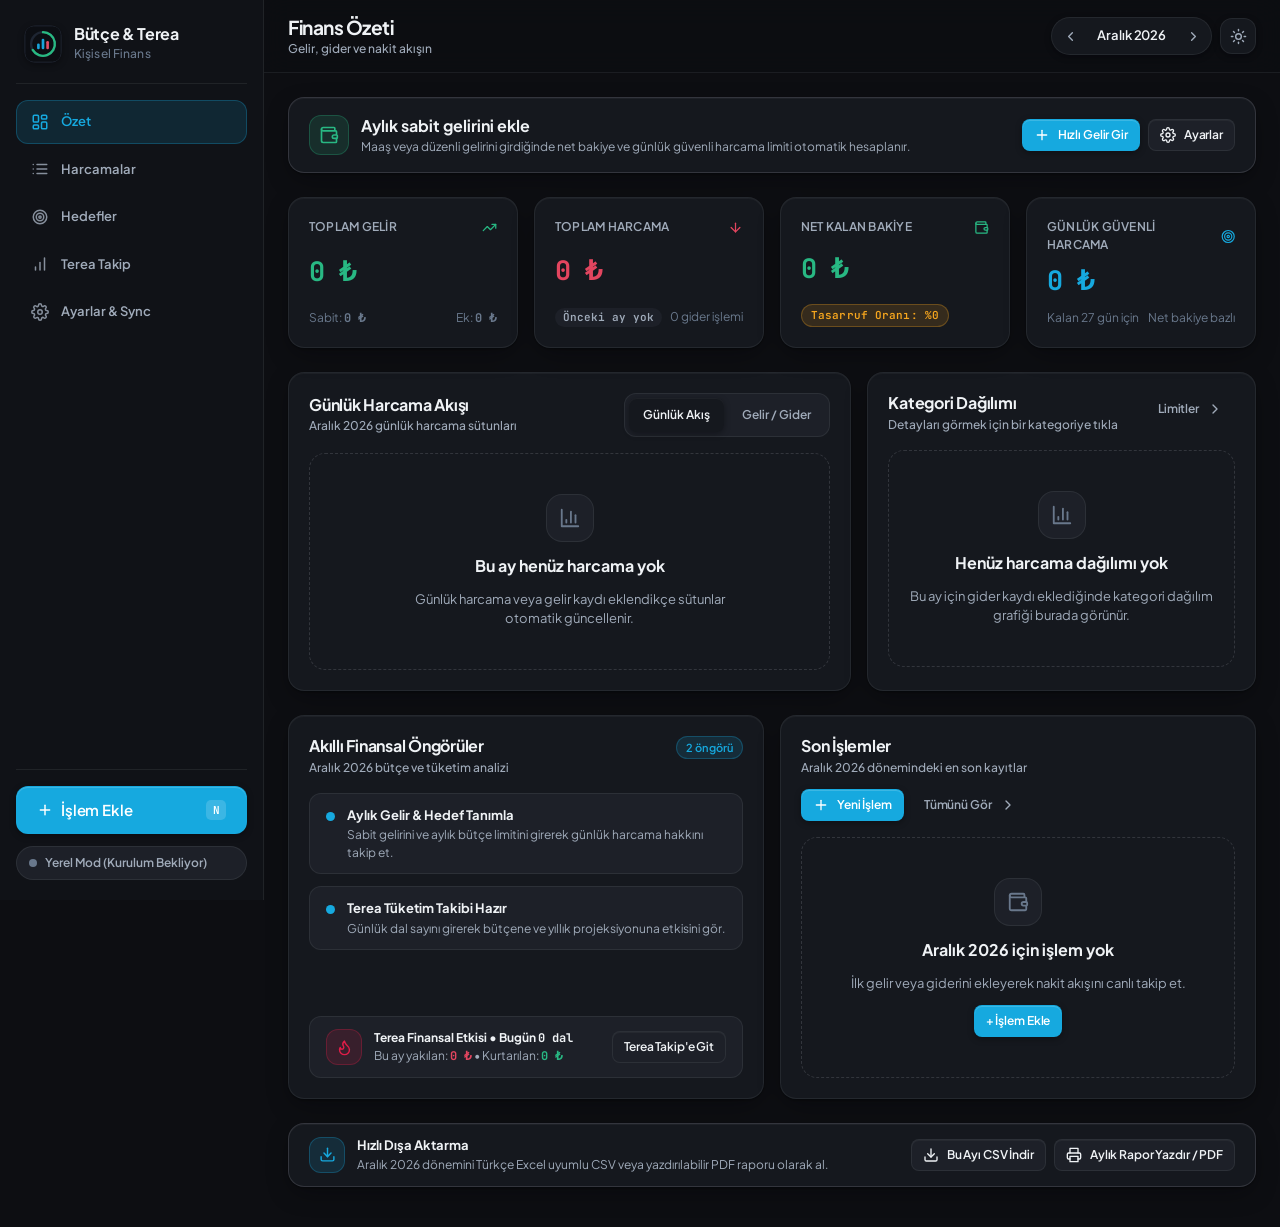
<file: index.html>
<!DOCTYPE html>
<html lang="tr" data-theme="dark">
<head>
  <meta charset="UTF-8" />
  <meta name="viewport" content="width=device-width, initial-scale=1.0, viewport-fit=cover" />
  <meta name="description" content="Bütçe & Terea — Gelir, gider, tasarruf hedefleri ve Terea tüketim kontrolünü tek bir sade panelde yöneten kişisel finans uygulaması." />
  <meta name="theme-color" content="#0C0E13" />

  <!-- PWA & Mobile Web App Meta -->
  <link rel="manifest" href="./manifest.json" />
  <link rel="icon" type="image/svg+xml" href="./assets/icon.svg" />
  <link rel="apple-touch-icon" href="./assets/icon.svg" />
  <meta name="apple-mobile-web-app-capable" content="yes" />
  <meta name="apple-mobile-web-app-status-bar-style" content="black-translucent" />
  <meta name="apple-mobile-web-app-title" content="Bütçe & Terea" />
  <meta name="mobile-web-app-capable" content="yes" />

  <title>Bütçe &amp; Terea — Kişisel Finans</title>

  <!-- Fonts: Plus Jakarta Sans & JetBrains Mono -->
  <link rel="preconnect" href="https://fonts.googleapis.com" />
  <link rel="preconnect" href="https://fonts.gstatic.com" crossorigin />
  <link
    href="https://fonts.googleapis.com/css2?family=JetBrains+Mono:wght@400;500;600;700&family=Plus+Jakarta+Sans:wght@400;500;600;700;800&display=swap"
    rel="stylesheet"
  />

  <!-- Design System & Stylesheets (Vanilla CSS) -->
  <link rel="stylesheet" href="./css/tokens.css" />
  <link rel="stylesheet" href="./css/layout.css" />
  <link rel="stylesheet" href="./css/components.css" />
  <link rel="stylesheet" href="./css/animations.css" />
</head>
<body>
  <div class="app-shell">
    <!-- ==================== DESKTOP SIDEBAR ==================== -->
    <aside class="sidebar" aria-label="Ana gezinme">
      <div class="sidebar-brand">
        <div class="brand-mark">
          <img src="./assets/icon.svg" alt="Bütçe & Terea logosu" width="38" height="38" />
        </div>
        <div class="brand-text">
          <span class="brand-name truncate">Bütçe &amp; Terea</span>
          <span class="brand-sub truncate">Kişisel Finans</span>
        </div>
      </div>

      <nav class="sidebar-nav" aria-label="Bölümler">
        <button type="button" class="nav-item is-active" data-route="overview" aria-current="page">
          <svg viewBox="0 0 24 24" fill="none" stroke="currentColor" stroke-width="2" stroke-linecap="round" stroke-linejoin="round" aria-hidden="true">
            <rect x="3" y="3" width="7" height="9" rx="1.5" />
            <rect x="14" y="3" width="7" height="5" rx="1.5" />
            <rect x="14" y="12" width="7" height="9" rx="1.5" />
            <rect x="3" y="16" width="7" height="5" rx="1.5" />
          </svg>
          <span class="truncate">Özet</span>
        </button>

        <button type="button" class="nav-item" data-route="transactions">
          <svg viewBox="0 0 24 24" fill="none" stroke="currentColor" stroke-width="2" stroke-linecap="round" stroke-linejoin="round" aria-hidden="true">
            <path d="M8 6h13" />
            <path d="M8 12h13" />
            <path d="M8 18h13" />
            <path d="M3 6h.01" />
            <path d="M3 12h.01" />
            <path d="M3 18h.01" />
          </svg>
          <span class="truncate">Harcamalar</span>
        </button>

        <button type="button" class="nav-item" data-route="goals">
          <svg viewBox="0 0 24 24" fill="none" stroke="currentColor" stroke-width="2" stroke-linecap="round" stroke-linejoin="round" aria-hidden="true">
            <circle cx="12" cy="12" r="9" />
            <circle cx="12" cy="12" r="5" />
            <circle cx="12" cy="12" r="1.5" />
          </svg>
          <span class="truncate">Hedefler</span>
        </button>

        <button type="button" class="nav-item" data-route="terea">
          <svg viewBox="0 0 24 24" fill="none" stroke="currentColor" stroke-width="2" stroke-linecap="round" stroke-linejoin="round" aria-hidden="true">
            <path d="M12 20V10" />
            <path d="M18 20V4" />
            <path d="M6 20v-4" />
          </svg>
          <span class="truncate">Terea Takip</span>
        </button>

        <button type="button" class="nav-item" data-route="settings">
          <svg viewBox="0 0 24 24" fill="none" stroke="currentColor" stroke-width="2" stroke-linecap="round" stroke-linejoin="round" aria-hidden="true">
            <circle cx="12" cy="12" r="3" />
            <path d="M19.4 15a1.65 1.65 0 0 0 .33 1.82l.06.06a2 2 0 1 1-2.83 2.83l-.06-.06a1.65 1.65 0 0 0-1.82-.33 1.65 1.65 0 0 0-1 1.51V21a2 2 0 0 1-4 0v-.09A1.65 1.65 0 0 0 9 19.4a1.65 1.65 0 0 0-1.82.33l-.06.06a2 2 0 1 1-2.83-2.83l.06-.06a1.65 1.65 0 0 0 .33-1.82 1.65 1.65 0 0 0-1.51-1H3a2 2 0 0 1 0-4h.09A1.65 1.65 0 0 0 4.6 9a1.65 1.65 0 0 0-.33-1.82l-.06-.06a2 2 0 1 1 2.83-2.83l.06.06a1.65 1.65 0 0 0 1.82.33H9a1.65 1.65 0 0 0 1-1.51V3a2 2 0 0 1 4 0v.09a1.65 1.65 0 0 0 1 1.51 1.65 1.65 0 0 0 1.82-.33l.06-.06a2 2 0 1 1 2.83 2.83l-.06.06a1.65 1.65 0 0 0-.33 1.82V9c.26.604.852.997 1.51 1H21a2 2 0 0 1 0 4h-.09a1.65 1.65 0 0 0-1.51 1z" />
          </svg>
          <span class="truncate">Ayarlar &amp; Sync</span>
        </button>
      </nav>

      <div class="sidebar-footer">
        <button type="button" id="quickAddBtn" class="btn btn-primary btn-lg">
          <svg viewBox="0 0 24 24" fill="none" stroke="currentColor" stroke-width="2.2" stroke-linecap="round" stroke-linejoin="round" aria-hidden="true">
            <line x1="12" y1="5" x2="12" y2="19" />
            <line x1="5" y1="12" x2="19" y2="12" />
          </svg>
          <span>İşlem Ekle</span>
          <kbd class="kbd-hint">N</kbd>
        </button>

        <button type="button" id="syncBadgeBtn" class="sync-pill" data-action="open-sync" title="Bulut Senkronizasyon Durumu">
          <span id="syncBadgeDot" class="sync-dot"></span>
          <span id="syncBadgeText" class="truncate">Yerel Mod</span>
        </button>
      </div>
    </aside>

    <!-- ==================== MAIN CONTENT COLUMN ==================== -->
    <div class="app-main">
      <header class="topbar">
        <div class="topbar-inner">
          <div class="topbar-titles">
            <h1 id="pageTitle" class="page-title truncate">Finans Özeti</h1>
            <p id="pageSubtitle" class="page-subtitle truncate">Aylık nakit akışı, harcama dengesi ve Terea etkisi</p>
          </div>

          <div class="topbar-actions">
            <div class="month-switcher" role="group" aria-label="Dönem seçimi">
              <button type="button" id="monthPrevBtn" class="month-nav-btn" aria-label="Önceki ay">
                <svg viewBox="0 0 24 24" fill="none" stroke="currentColor" stroke-width="2.2" stroke-linecap="round" stroke-linejoin="round" aria-hidden="true">
                  <polyline points="15 18 9 12 15 6" />
                </svg>
              </button>
              <button type="button" id="monthLabel" class="month-label-btn" aria-label="Aktif ay">Kasım 2026</button>
              <button type="button" id="monthNextBtn" class="month-nav-btn" aria-label="Sonraki ay">
                <svg viewBox="0 0 24 24" fill="none" stroke="currentColor" stroke-width="2.2" stroke-linecap="round" stroke-linejoin="round" aria-hidden="true">
                  <polyline points="9 18 15 12 9 6" />
                </svg>
              </button>
            </div>

            <button type="button" class="sync-pill mobile-only" data-action="open-sync" aria-label="Senkronizasyon durumu">
              <span class="sync-dot"></span>
              <span class="sync-text truncate">Yerel</span>
            </button>

            <button type="button" id="themeToggleBtn" class="icon-btn" aria-label="Tema değiştir" title="Tema değiştir">
              <svg viewBox="0 0 24 24" fill="none" stroke="currentColor" stroke-width="2" stroke-linecap="round" stroke-linejoin="round" aria-hidden="true">
                <circle cx="12" cy="12" r="4" />
                <path d="M12 2v2" />
                <path d="M12 20v2" />
                <path d="m4.93 4.93 1.41 1.41" />
                <path d="m17.66 17.66 1.41 1.41" />
                <path d="M2 12h2" />
                <path d="M20 12h2" />
                <path d="m6.34 17.66-1.41 1.41" />
                <path d="m19.07 4.93-1.41 1.41" />
              </svg>
            </button>
          </div>
        </div>
      </header>

      <main id="viewRoot" class="view-root" aria-live="polite"></main>
    </div>
  </div>

  <!-- ==================== MOBILE BOTTOM NAVIGATION ==================== -->
  <nav class="mobile-nav" aria-label="Mobil gezinme">
    <button type="button" class="nav-item is-active" data-route="overview" aria-current="page">
      <svg viewBox="0 0 24 24" fill="none" stroke="currentColor" stroke-width="2" stroke-linecap="round" stroke-linejoin="round" aria-hidden="true">
        <rect x="3" y="3" width="7" height="9" rx="1.5" />
        <rect x="14" y="3" width="7" height="5" rx="1.5" />
        <rect x="14" y="12" width="7" height="9" rx="1.5" />
        <rect x="3" y="16" width="7" height="5" rx="1.5" />
      </svg>
      <span>Özet</span>
    </button>

    <button type="button" class="nav-item" data-route="transactions">
      <svg viewBox="0 0 24 24" fill="none" stroke="currentColor" stroke-width="2" stroke-linecap="round" stroke-linejoin="round" aria-hidden="true">
        <path d="M8 6h13" />
        <path d="M8 12h13" />
        <path d="M8 18h13" />
        <path d="M3 6h.01" />
        <path d="M3 12h.01" />
        <path d="M3 18h.01" />
      </svg>
      <span>Harcamalar</span>
    </button>

    <button type="button" class="nav-item" data-route="goals">
      <svg viewBox="0 0 24 24" fill="none" stroke="currentColor" stroke-width="2" stroke-linecap="round" stroke-linejoin="round" aria-hidden="true">
        <circle cx="12" cy="12" r="9" />
        <circle cx="12" cy="12" r="5" />
        <circle cx="12" cy="12" r="1.5" />
      </svg>
      <span>Hedefler</span>
    </button>

    <button type="button" class="nav-item" data-route="terea">
      <svg viewBox="0 0 24 24" fill="none" stroke="currentColor" stroke-width="2" stroke-linecap="round" stroke-linejoin="round" aria-hidden="true">
        <path d="M12 20V10" />
        <path d="M18 20V4" />
        <path d="M6 20v-4" />
      </svg>
      <span>Terea</span>
    </button>

    <button type="button" class="nav-item" data-route="settings">
      <svg viewBox="0 0 24 24" fill="none" stroke="currentColor" stroke-width="2" stroke-linecap="round" stroke-linejoin="round" aria-hidden="true">
        <circle cx="12" cy="12" r="3" />
        <path d="M19.4 15a1.65 1.65 0 0 0 .33 1.82l.06.06a2 2 0 1 1-2.83 2.83l-.06-.06a1.65 1.65 0 0 0-1.82-.33 1.65 1.65 0 0 0-1 1.51V21a2 2 0 0 1-4 0v-.09A1.65 1.65 0 0 0 9 19.4a1.65 1.65 0 0 0-1.82.33l-.06.06a2 2 0 1 1-2.83-2.83l.06-.06a1.65 1.65 0 0 0 .33-1.82 1.65 1.65 0 0 0-1.51-1H3a2 2 0 0 1 0-4h.09A1.65 1.65 0 0 0 4.6 9a1.65 1.65 0 0 0-.33-1.82l-.06-.06a2 2 0 1 1 2.83-2.83l.06.06a1.65 1.65 0 0 0 1.82.33H9a1.65 1.65 0 0 0 1-1.51V3a2 2 0 0 1 4 0v.09a1.65 1.65 0 0 0 1 1.51 1.65 1.65 0 0 0 1.82-.33l.06-.06a2 2 0 1 1 2.83 2.83l-.06.06a1.65 1.65 0 0 0-.33 1.82V9c.26.604.852.997 1.51 1H21a2 2 0 0 1 0 4h-.09a1.65 1.65 0 0 0-1.51 1z" />
      </svg>
      <span>Ayarlar</span>
    </button>
  </nav>

  <!-- ==================== MOBILE FLOATING ACTION BUTTON ==================== -->
  <button type="button" id="fabQuickAdd" class="fab" aria-label="Hızlı işlem ekle">+</button>

  <!-- ==================== GLOBAL MODAL OVERLAY ==================== -->
  <div id="modalBackdrop" class="modal-backdrop hidden" role="dialog" aria-modal="true" aria-labelledby="modalTitle">
    <div class="modal-card">
      <div class="modal-header">
        <h2 id="modalTitle" class="modal-title">İşlem</h2>
        <button type="button" id="modalCloseBtn" class="icon-btn" aria-label="Pencereyi kapat">
          <svg viewBox="0 0 24 24" fill="none" stroke="currentColor" stroke-width="2.2" stroke-linecap="round" stroke-linejoin="round" aria-hidden="true">
            <line x1="18" y1="6" x2="6" y2="18" />
            <line x1="6" y1="6" x2="18" y2="18" />
          </svg>
        </button>
      </div>
      <div id="modalBody" class="modal-body"></div>
    </div>
  </div>

  <!-- ==================== TOAST & CHART TOOLTIP ==================== -->
  <div id="toastRoot" class="toast-root" aria-live="polite" aria-atomic="true"></div>
  <div id="chartTooltip" class="chart-tooltip hidden" role="tooltip"></div>

  <script type="module" src="./js/app.js"></script>
</body>
</html>
</file>
<file: css/tokens.css>
/* ==========================================================================
   DESIGN TOKENS — BÜTÇE & TEREA
   Curated HSL Fintech Palette, Typography, Spacing, Radii, Elevation & Z-Index
   ========================================================================== */

:root {
  /* Typography */
  --font-sans: 'Plus Jakarta Sans', -apple-system, BlinkMacSystemFont, 'Segoe UI', Roboto, sans-serif;
  --font-mono: 'JetBrains Mono', ui-monospace, SFMono-Regular, Menlo, Monaco, Consolas, monospace;

  /* Type Scale */
  --text-xs: 0.75rem;      /* 12px */
  --text-sm: 0.8125rem;    /* 13px */
  --text-base: 0.9375rem;  /* 15px */
  --text-md: 1rem;         /* 16px */
  --text-lg: 1.125rem;     /* 18px */
  --text-xl: 1.375rem;     /* 22px */
  --text-2xl: 1.75rem;     /* 28px */
  --text-3xl: 2.25rem;     /* 36px */

  /* Spacing Scale */
  --space-1: 0.25rem;   /* 4px */
  --space-2: 0.5rem;    /* 8px */
  --space-3: 0.75rem;   /* 12px */
  --space-4: 1rem;      /* 16px */
  --space-5: 1.25rem;   /* 20px */
  --space-6: 1.5rem;    /* 24px */
  --space-8: 2rem;      /* 32px */
  --space-10: 2.5rem;   /* 40px */

  /* Border Radii */
  --radius-xs: 6px;
  --radius-sm: 8px;
  --radius-md: 12px;
  --radius-lg: 16px;
  --radius-xl: 20px;
  --radius-full: 9999px;

  /* Layout Dimensions */
  --sidebar-width: 264px;
  --topbar-height: 72px;
  --mobile-nav-height: 68px;
  --content-max-width: 1240px;

  /* Motion Curves */
  --ease-out: cubic-bezier(0.16, 1, 0.3, 1);
  --ease-spring: cubic-bezier(0.34, 1.56, 0.64, 1);
  --duration-fast: 140ms;
  --duration-base: 220ms;
  --duration-slow: 360ms;

  /* Z-Index Scale */
  --z-base: 1;
  --z-sticky: 20;
  --z-sidebar: 30;
  --z-mobile-nav: 35;
  --z-fab: 38;
  --z-modal: 50;
  --z-toast: 60;
  --z-tooltip: 70;
}

/* ==========================================================================
   DARK THEME (DEFAULT)
   Warm Deep Obsidian + Tactile Elevated Surfaces
   ========================================================================== */
:root,
[data-theme="dark"] {
  color-scheme: dark;

  /* Surfaces */
  --bg-app: hsl(222, 18%, 6%);
  --bg-sidebar: hsl(222, 18%, 7.5%);
  --bg-surface: hsl(222, 17%, 10%);
  --bg-surface-2: hsl(222, 16%, 13.5%);
  --bg-surface-hover: hsl(222, 16%, 16%);
  --bg-topbar: hsla(222, 18%, 6%, 0.84);
  --bg-input: hsl(222, 18%, 8%);
  --bg-backdrop: hsla(222, 24%, 4%, 0.72);

  /* Borders & Hairlines */
  --border-subtle: hsla(220, 20%, 88%, 0.08);
  --border-strong: hsla(220, 20%, 88%, 0.15);
  --border-focus: hsla(196, 82%, 48%, 0.55);

  /* Typography Ink */
  --text-primary: hsl(215, 25%, 95%);
  --text-secondary: hsl(215, 16%, 68%);
  --text-muted: hsl(215, 14%, 48%);
  --text-inverse: hsl(222, 22%, 8%);

  /* Curated Accents */
  --accent-primary: hsl(196, 82%, 48%);
  --accent-primary-hover: hsl(196, 82%, 54%);
  --accent-primary-soft: hsla(196, 82%, 48%, 0.14);
  --accent-primary-border: hsla(196, 82%, 48%, 0.28);

  --accent-income: hsl(158, 64%, 44%);
  --accent-income-hover: hsl(158, 64%, 50%);
  --accent-income-soft: hsla(158, 64%, 44%, 0.14);
  --accent-income-border: hsla(158, 64%, 44%, 0.28);

  --accent-expense: hsl(350, 74%, 58%);
  --accent-expense-hover: hsl(350, 74%, 64%);
  --accent-expense-soft: hsla(350, 74%, 58%, 0.14);
  --accent-expense-border: hsla(350, 74%, 58%, 0.28);

  --accent-warn: hsl(38, 92%, 54%);
  --accent-warn-soft: hsla(38, 92%, 54%, 0.14);
  --accent-warn-border: hsla(38, 92%, 54%, 0.28);

  /* Tactile Depth & Shadows */
  --highlight-top: inset 0 1px 0 hsla(0, 0%, 100%, 0.04);
  --highlight-top-strong: inset 0 1px 0 hsla(0, 0%, 100%, 0.07);
  --shadow-sm: 0 2px 6px hsla(222, 40%, 2%, 0.35);
  --shadow-card:
    0 1px 2px hsla(222, 40%, 2%, 0.45),
    0 8px 24px -4px hsla(222, 40%, 2%, 0.38),
    var(--highlight-top);
  --shadow-card-hover:
    0 2px 4px hsla(222, 40%, 2%, 0.5),
    0 12px 28px -4px hsla(222, 40%, 2%, 0.48),
    var(--highlight-top-strong);
  --shadow-modal:
    0 24px 56px -12px hsla(222, 50%, 2%, 0.72),
    0 0 0 1px var(--border-strong),
    var(--highlight-top-strong);
  --shadow-fab:
    0 8px 20px -2px hsla(196, 82%, 20%, 0.5),
    0 2px 6px hsla(222, 40%, 2%, 0.45);
  --shadow-tooltip: 0 10px 28px -4px hsla(222, 40%, 2%, 0.65);

  /* Chart Surfaces */
  --chart-grid: hsla(220, 20%, 88%, 0.06);
  --chart-track: hsl(222, 16%, 15%);
}

/* ==========================================================================
   LIGHT THEME
   Warm Alabaster + Crisp White Tactile Cards
   ========================================================================== */
[data-theme="light"] {
  color-scheme: light;

  /* Surfaces */
  --bg-app: hsl(220, 20%, 96.5%);
  --bg-sidebar: hsl(0, 0%, 100%);
  --bg-surface: hsl(0, 0%, 100%);
  --bg-surface-2: hsl(220, 18%, 95%);
  --bg-surface-hover: hsl(220, 18%, 92%);
  --bg-topbar: hsla(220, 20%, 96.5%, 0.86);
  --bg-input: hsl(220, 20%, 98%);
  --bg-backdrop: hsla(222, 28%, 12%, 0.44);

  /* Borders & Hairlines */
  --border-subtle: hsla(222, 24%, 12%, 0.08);
  --border-strong: hsla(222, 24%, 12%, 0.16);
  --border-focus: hsla(198, 84%, 38%, 0.45);

  /* Typography Ink */
  --text-primary: hsl(222, 28%, 12%);
  --text-secondary: hsl(218, 15%, 40%);
  --text-muted: hsl(218, 12%, 56%);
  --text-inverse: hsl(0, 0%, 100%);

  /* Curated Accents (Deepened for WCAG AA+ on White) */
  --accent-primary: hsl(198, 84%, 38%);
  --accent-primary-hover: hsl(198, 84%, 32%);
  --accent-primary-soft: hsla(198, 84%, 38%, 0.11);
  --accent-primary-border: hsla(198, 84%, 38%, 0.25);

  --accent-income: hsl(158, 72%, 34%);
  --accent-income-hover: hsl(158, 72%, 29%);
  --accent-income-soft: hsla(158, 72%, 34%, 0.11);
  --accent-income-border: hsla(158, 72%, 34%, 0.25);

  --accent-expense: hsl(350, 72%, 48%);
  --accent-expense-hover: hsl(350, 72%, 42%);
  --accent-expense-soft: hsla(350, 72%, 48%, 0.11);
  --accent-expense-border: hsla(350, 72%, 48%, 0.25);

  --accent-warn: hsl(34, 92%, 42%);
  --accent-warn-soft: hsla(34, 92%, 42%, 0.12);
  --accent-warn-border: hsla(34, 92%, 42%, 0.28);

  /* Tactile Depth & Shadows */
  --highlight-top: inset 0 1px 0 hsla(0, 0%, 100%, 0.9);
  --highlight-top-strong: inset 0 1px 0 hsla(0, 0%, 100%, 1);
  --shadow-sm: 0 1px 3px hsla(222, 24%, 12%, 0.06);
  --shadow-card:
    0 1px 2px hsla(222, 24%, 12%, 0.05),
    0 6px 18px -4px hsla(222, 24%, 12%, 0.06),
    var(--highlight-top);
  --shadow-card-hover:
    0 2px 4px hsla(222, 24%, 12%, 0.07),
    0 10px 24px -4px hsla(222, 24%, 12%, 0.09),
    var(--highlight-top-strong);
  --shadow-modal:
    0 24px 48px -12px hsla(222, 28%, 12%, 0.2),
    0 0 0 1px var(--border-subtle);
  --shadow-fab:
    0 8px 20px -2px hsla(198, 84%, 38%, 0.35),
    0 2px 6px hsla(222, 24%, 12%, 0.14);
  --shadow-tooltip: 0 10px 24px -4px hsla(222, 24%, 12%, 0.16);

  /* Chart Surfaces */
  --chart-grid: hsla(222, 24%, 12%, 0.07);
  --chart-track: hsl(220, 18%, 90%);
}
</file>
<file: css/layout.css>
/* ==========================================================================
   LAYOUT & APPLICATION SHELL — BÜTÇE & TEREA
   Reset, Base Typography, App Shell, Sidebar, Topbar, Mobile Nav & Grids
   ========================================================================== */

*,
*::before,
*::after {
  box-sizing: border-box;
}

html {
  font-size: 16px;
  -webkit-text-size-adjust: 100%;
  scroll-behavior: smooth;
}

body {
  margin: 0;
  min-height: 100dvh;
  background-color: var(--bg-app);
  color: var(--text-primary);
  font-family: var(--font-sans);
  font-size: var(--text-base);
  line-height: 1.5;
  -webkit-font-smoothing: antialiased;
  -moz-osx-font-smoothing: grayscale;
  -webkit-tap-highlight-color: transparent;
  overflow-x: hidden;
  transition:
    background-color var(--duration-base) var(--ease-out),
    color var(--duration-base) var(--ease-out);
}

h1, h2, h3, h4, p, ul, ol, figure, blockquote {
  margin: 0;
}

ul, ol {
  padding: 0;
  list-style: none;
}

button,
input,
select,
textarea {
  font: inherit;
  color: inherit;
}

button {
  background: none;
  border: none;
  cursor: pointer;
}

img,
svg {
  display: block;
  max-width: 100%;
}

/* Custom Scrollbar */
::-webkit-scrollbar {
  width: 7px;
  height: 7px;
}

::-webkit-scrollbar-track {
  background: transparent;
}

::-webkit-scrollbar-thumb {
  background: var(--border-strong);
  border-radius: var(--radius-full);
}

::-webkit-scrollbar-thumb:hover {
  background: var(--text-muted);
}

/* Focus Accessibility */
:focus-visible {
  outline: 2px solid var(--accent-primary);
  outline-offset: 2px;
}

/* Utility Helpers */
.hidden {
  display: none !important;
}

.sr-only {
  position: absolute;
  width: 1px;
  height: 1px;
  padding: 0;
  margin: -1px;
  overflow: hidden;
  clip: rect(0, 0, 0, 0);
  white-space: nowrap;
  border: 0;
}

.mono,
.amount {
  font-family: var(--font-mono);
  font-variant-numeric: tabular-nums;
  font-feature-settings: "tnum" 1;
}

.truncate {
  overflow: hidden;
  text-overflow: ellipsis;
  white-space: nowrap;
}

.mobile-only {
  display: none;
}

.desktop-only {
  display: inline-flex;
}

/* ==========================================================================
   APP SHELL
   ========================================================================== */
.app-shell {
  display: flex;
  min-height: 100dvh;
  width: 100%;
}

/* ==========================================================================
   DESKTOP SIDEBAR
   ========================================================================== */
.sidebar {
  position: fixed;
  inset-block: 0;
  inset-inline-start: 0;
  width: var(--sidebar-width);
  background-color: var(--bg-sidebar);
  border-inline-end: 1px solid var(--border-subtle);
  display: flex;
  flex-direction: column;
  padding: var(--space-5) var(--space-4);
  z-index: var(--z-sidebar);
  transition:
    background-color var(--duration-base) var(--ease-out),
    border-color var(--duration-base) var(--ease-out);
}

.sidebar-brand {
  display: flex;
  align-items: center;
  gap: var(--space-3);
  padding: var(--space-1) var(--space-2) var(--space-5);
  margin-bottom: var(--space-2);
  border-bottom: 1px solid var(--border-subtle);
}

.brand-mark {
  width: 38px;
  height: 38px;
  border-radius: var(--radius-md);
  flex-shrink: 0;
  overflow: hidden;
  box-shadow: var(--shadow-sm);
}

.brand-text {
  min-width: 0;
  display: flex;
  flex-direction: column;
}

.brand-name {
  font-size: var(--text-md);
  font-weight: 700;
  letter-spacing: -0.02em;
  color: var(--text-primary);
  line-height: 1.2;
}

.brand-sub {
  font-size: var(--text-xs);
  font-weight: 500;
  color: var(--text-muted);
  letter-spacing: 0.01em;
  margin-top: 2px;
}

.sidebar-nav {
  display: flex;
  flex-direction: column;
  gap: 4px;
  flex: 1;
  padding-top: var(--space-2);
}

.sidebar .nav-item {
  width: 100%;
  display: flex;
  align-items: center;
  gap: var(--space-3);
  padding: 0.6875rem 0.875rem;
  border-radius: var(--radius-md);
  font-size: var(--text-sm);
  font-weight: 600;
  color: var(--text-secondary);
  text-align: left;
  border: 1px solid transparent;
  transition:
    background-color var(--duration-fast) var(--ease-out),
    color var(--duration-fast) var(--ease-out),
    border-color var(--duration-fast) var(--ease-out),
    transform var(--duration-fast) var(--ease-out);
}

.sidebar .nav-item svg {
  width: 18px;
  height: 18px;
  flex-shrink: 0;
  opacity: 0.82;
  transition: opacity var(--duration-fast) var(--ease-out);
}

.sidebar .nav-item:hover {
  background-color: var(--bg-surface-2);
  color: var(--text-primary);
}

.sidebar .nav-item:hover svg {
  opacity: 1;
}

.sidebar .nav-item.is-active {
  background-color: var(--accent-primary-soft);
  color: var(--accent-primary);
  border-color: var(--accent-primary-border);
}

.sidebar .nav-item.is-active svg {
  opacity: 1;
  color: var(--accent-primary);
}

.sidebar-footer {
  display: flex;
  flex-direction: column;
  gap: var(--space-3);
  padding-top: var(--space-4);
  border-top: 1px solid var(--border-subtle);
}

.kbd-hint {
  display: inline-flex;
  align-items: center;
  justify-content: center;
  min-width: 20px;
  height: 20px;
  padding: 0 5px;
  border-radius: 5px;
  font-family: var(--font-mono);
  font-size: 11px;
  font-weight: 600;
  background-color: hsla(0, 0%, 100%, 0.16);
  color: inherit;
  margin-left: auto;
}

/* ==========================================================================
   MAIN CONTENT COLUMN
   ========================================================================== */
.app-main {
  flex: 1;
  min-width: 0;
  margin-inline-start: var(--sidebar-width);
  display: flex;
  flex-direction: column;
}

/* ==========================================================================
   STICKY TOPBAR
   ========================================================================== */
.topbar {
  position: sticky;
  top: 0;
  z-index: var(--z-sticky);
  background-color: var(--bg-topbar);
  backdrop-filter: blur(14px);
  -webkit-backdrop-filter: blur(14px);
  border-bottom: 1px solid var(--border-subtle);
  padding: env(safe-area-inset-top) var(--space-6) 0;
}

.topbar-inner {
  max-width: var(--content-max-width);
  margin: 0 auto;
  min-height: var(--topbar-height);
  display: flex;
  align-items: center;
  justify-content: space-between;
  gap: var(--space-4);
  padding-block: var(--space-3);
}

.topbar-titles {
  min-width: 0;
  display: flex;
  flex-direction: column;
  gap: 2px;
}

.page-title {
  font-size: clamp(1.125rem, 1.5vw, 1.375rem);
  font-weight: 700;
  letter-spacing: -0.025em;
  color: var(--text-primary);
  line-height: 1.25;
}

.page-subtitle {
  font-size: var(--text-xs);
  font-weight: 500;
  color: var(--text-secondary);
  line-height: 1.35;
}

.topbar-actions {
  display: flex;
  align-items: center;
  gap: var(--space-2);
  flex-shrink: 0;
}

/* Month Switcher */
.month-switcher {
  display: inline-flex;
  align-items: center;
  background-color: var(--bg-surface);
  border: 1px solid var(--border-subtle);
  border-radius: var(--radius-full);
  padding: 3px;
  box-shadow: var(--shadow-sm);
}

.month-nav-btn {
  width: 30px;
  height: 30px;
  border-radius: var(--radius-full);
  display: inline-flex;
  align-items: center;
  justify-content: center;
  color: var(--text-secondary);
  transition:
    background-color var(--duration-fast) var(--ease-out),
    color var(--duration-fast) var(--ease-out);
}

.month-nav-btn:hover {
  background-color: var(--bg-surface-2);
  color: var(--text-primary);
}

.month-nav-btn svg {
  width: 15px;
  height: 15px;
}

.month-label-btn {
  padding: 0 12px;
  height: 30px;
  border-radius: var(--radius-full);
  font-size: var(--text-sm);
  font-weight: 600;
  color: var(--text-primary);
  letter-spacing: -0.01em;
  white-space: nowrap;
  transition: background-color var(--duration-fast) var(--ease-out);
}

.month-label-btn:hover {
  background-color: var(--bg-surface-2);
}

/* ==========================================================================
   DYNAMIC VIEW ROOT
   ========================================================================== */
.view-root {
  width: 100%;
  max-width: var(--content-max-width);
  margin: 0 auto;
  padding: var(--space-6);
  padding-bottom: var(--space-10);
  flex: 1;
}

/* ==========================================================================
   GRID & STACK PRIMITIVES
   ========================================================================== */
.stack-sm {
  display: flex;
  flex-direction: column;
  gap: var(--space-2);
}

.stack-md {
  display: flex;
  flex-direction: column;
  gap: var(--space-4);
}

.stack-lg {
  display: flex;
  flex-direction: column;
  gap: var(--space-6);
}

.row-between {
  display: flex;
  align-items: center;
  justify-content: space-between;
  gap: var(--space-3);
}

.row-gap {
  display: flex;
  align-items: center;
  gap: var(--space-3);
}

.wrap {
  flex-wrap: wrap;
}

.grid-kpi {
  display: grid;
  grid-template-columns: repeat(4, minmax(0, 1fr));
  gap: var(--space-4);
}

.grid-2 {
  display: grid;
  grid-template-columns: repeat(2, minmax(0, 1fr));
  gap: var(--space-4);
}

.grid-3 {
  display: grid;
  grid-template-columns: repeat(3, minmax(0, 1fr));
  gap: var(--space-4);
}

.grid-asymmetric {
  display: grid;
  grid-template-columns: minmax(0, 1.45fr) minmax(0, 1fr);
  gap: var(--space-4);
  align-items: stretch;
}

@media (min-width: 861px) {
  .mobile-only {
    display: none !important;
  }
}

/* ==========================================================================
   MOBILE BOTTOM NAVIGATION & FLOATING ACTION BUTTON
   ========================================================================== */
.mobile-nav {
  display: none;
}

.fab {
  display: none;
}

/* ==========================================================================
   RESPONSIVE BREAKPOINTS
   ========================================================================== */
@media (max-width: 1120px) {
  .grid-kpi {
    grid-template-columns: repeat(2, minmax(0, 1fr));
  }

  .grid-3 {
    grid-template-columns: repeat(2, minmax(0, 1fr));
  }

  .grid-asymmetric {
    grid-template-columns: 1fr;
  }
}

@media (max-width: 860px) {
  :root {
    --topbar-height: 64px;
  }

  .sidebar {
    display: none;
  }

  .app-main {
    margin-inline-start: 0;
  }

  .mobile-only {
    display: inline-flex;
  }

  .desktop-only {
    display: none;
  }

  .topbar {
    padding-inline: var(--space-4);
  }

  .view-root {
    padding: var(--space-4);
    padding-bottom: calc(var(--mobile-nav-height) + env(safe-area-inset-bottom) + 84px);
  }

  .grid-2,
  .grid-3 {
    grid-template-columns: 1fr;
  }

  /* Mobile Bottom Navigation Bar */
  .mobile-nav {
    position: fixed;
    inset-inline: 0;
    bottom: 0;
    z-index: var(--z-mobile-nav);
    display: grid;
    grid-template-columns: repeat(5, minmax(0, 1fr));
    align-items: center;
    height: calc(var(--mobile-nav-height) + env(safe-area-inset-bottom));
    padding: 4px 6px env(safe-area-inset-bottom);
    background-color: var(--bg-topbar);
    backdrop-filter: blur(16px);
    -webkit-backdrop-filter: blur(16px);
    border-top: 1px solid var(--border-subtle);
  }

  .mobile-nav .nav-item {
    display: flex;
    flex-direction: column;
    align-items: center;
    justify-content: center;
    gap: 3px;
    height: 54px;
    padding: 4px 2px;
    border-radius: var(--radius-md);
    color: var(--text-muted);
    font-size: 11px;
    font-weight: 600;
    letter-spacing: -0.01em;
    transition:
      color var(--duration-fast) var(--ease-out),
      background-color var(--duration-fast) var(--ease-out);
  }

  .mobile-nav .nav-item svg {
    width: 20px;
    height: 20px;
    flex-shrink: 0;
  }

  .mobile-nav .nav-item span {
    max-width: 100%;
    overflow: hidden;
    text-overflow: ellipsis;
    white-space: nowrap;
  }

  .mobile-nav .nav-item.is-active {
    color: var(--accent-primary);
    background-color: var(--accent-primary-soft);
  }

  /* Mobile Floating Action Button */
  .fab {
    position: fixed;
    inset-inline-end: var(--space-4);
    bottom: calc(var(--mobile-nav-height) + env(safe-area-inset-bottom) + 14px);
    z-index: var(--z-fab);
    width: 54px;
    height: 54px;
    border-radius: var(--radius-full);
    display: inline-flex;
    align-items: center;
    justify-content: center;
    background-color: var(--accent-primary);
    color: #ffffff;
    font-size: 1.625rem;
    font-weight: 600;
    line-height: 1;
    box-shadow: var(--shadow-fab);
    border: 1px solid hsla(0, 0%, 100%, 0.16);
    transition:
      transform var(--duration-fast) var(--ease-spring),
      background-color var(--duration-fast) var(--ease-out);
  }

  .fab:hover {
    background-color: var(--accent-primary-hover);
  }

  .fab:active {
    transform: scale(0.94);
  }
}

@media (max-width: 540px) {
  .grid-kpi {
    grid-template-columns: repeat(2, minmax(0, 1fr));
    gap: var(--space-3);
  }

  .topbar-inner {
    flex-wrap: wrap;
    row-gap: var(--space-2);
    column-gap: var(--space-2);
    padding-block: var(--space-2);
  }

  .topbar-titles {
    flex: 1 1 auto;
    min-width: 140px;
  }

  .topbar-actions {
    width: 100%;
    justify-content: space-between;
  }

  .month-switcher {
    flex: 1 1 auto;
    justify-content: space-between;
  }

  .month-label-btn {
    padding: 0 8px;
    font-size: var(--text-xs);
  }

  .month-nav-btn {
    width: 26px;
    height: 26px;
  }
}
</file>
<file: css/components.css>
/* ==========================================================================
   COMPONENTS — BÜTÇE & TEREA
   Tactile Cards, KPI Tiles, Buttons, Forms, Switches, Chips, Badges,
   Progress, Transactions, Terea Hero Stepper, Charts, Modals & Toasts
   ========================================================================== */

/* ==========================================================================
   CARDS & KPI TILES
   ========================================================================== */
.card {
  background-color: var(--bg-surface);
  border: 1px solid var(--border-subtle);
  border-radius: var(--radius-lg);
  padding: var(--space-5);
  box-shadow: var(--shadow-card);
  transition:
    background-color var(--duration-base) var(--ease-out),
    border-color var(--duration-fast) var(--ease-out),
    box-shadow var(--duration-base) var(--ease-out);
}

.card-interactive:hover {
  border-color: var(--border-strong);
  box-shadow: var(--shadow-card-hover);
}

.card-header {
  display: flex;
  align-items: flex-start;
  justify-content: space-between;
  gap: var(--space-3);
  margin-bottom: var(--space-4);
}

.card-title {
  font-size: var(--text-md);
  font-weight: 700;
  letter-spacing: -0.015em;
  color: var(--text-primary);
  line-height: 1.3;
}

.card-subtitle {
  font-size: var(--text-xs);
  font-weight: 500;
  color: var(--text-secondary);
  margin-top: 3px;
  line-height: 1.4;
}

.kpi-card {
  display: flex;
  flex-direction: column;
  justify-content: space-between;
  gap: var(--space-3);
  min-height: 124px;
}

.kpi-label {
  font-size: var(--text-xs);
  font-weight: 600;
  letter-spacing: 0.02em;
  text-transform: uppercase;
  color: var(--text-secondary);
  display: flex;
  align-items: center;
  justify-content: space-between;
  gap: var(--space-2);
}

.kpi-value {
  font-family: var(--font-mono);
  font-variant-numeric: tabular-nums;
  font-feature-settings: "tnum" 1;
  font-size: clamp(1.25rem, 2.1vw, 1.6875rem);
  font-weight: 700;
  letter-spacing: -0.03em;
  line-height: 1.15;
  color: var(--text-primary);
}

.kpi-value.is-income {
  color: var(--accent-income);
}

.kpi-value.is-expense {
  color: var(--accent-expense);
}

.kpi-value.is-primary {
  color: var(--accent-primary);
}

.kpi-meta {
  display: flex;
  align-items: center;
  justify-content: space-between;
  gap: var(--space-2);
  font-size: var(--text-xs);
  color: var(--text-muted);
  flex-wrap: wrap;
}

.kpi-trend {
  display: inline-flex;
  align-items: center;
  gap: 4px;
  padding: 2px 8px;
  border-radius: var(--radius-full);
  font-family: var(--font-mono);
  font-variant-numeric: tabular-nums;
  font-size: 11px;
  font-weight: 600;
  line-height: 1.4;
}

.kpi-trend.is-up {
  background-color: var(--accent-income-soft);
  color: var(--accent-income);
}

.kpi-trend.is-down {
  background-color: var(--accent-expense-soft);
  color: var(--accent-expense);
}

.kpi-trend.is-neutral {
  background-color: var(--bg-surface-2);
  color: var(--text-secondary);
}

/* ==========================================================================
   BUTTONS & INTERACTIVE PILLS
   ========================================================================== */
.btn {
  display: inline-flex;
  align-items: center;
  justify-content: center;
  gap: var(--space-2);
  height: 40px;
  padding: 0 var(--space-4);
  border-radius: var(--radius-md);
  font-size: var(--text-sm);
  font-weight: 600;
  letter-spacing: -0.01em;
  border: 1px solid transparent;
  white-space: nowrap;
  user-select: none;
  transition:
    background-color var(--duration-fast) var(--ease-out),
    border-color var(--duration-fast) var(--ease-out),
    color var(--duration-fast) var(--ease-out),
    transform var(--duration-fast) var(--ease-out),
    box-shadow var(--duration-fast) var(--ease-out);
}

.btn svg {
  width: 16px;
  height: 16px;
  flex-shrink: 0;
}

.btn:active:not(:disabled) {
  transform: scale(0.98);
}

.btn:disabled {
  opacity: 0.5;
  cursor: not-allowed;
}

.btn-sm {
  height: 32px;
  padding: 0 11px;
  border-radius: var(--radius-sm);
  font-size: var(--text-xs);
}

.btn-lg {
  height: 48px;
  padding: 0 var(--space-5);
  border-radius: var(--radius-md);
  font-size: var(--text-base);
}

.btn-primary {
  background-color: var(--accent-primary);
  color: #ffffff;
  box-shadow: var(--shadow-sm), inset 0 1px 0 hsla(0, 0%, 100%, 0.16);
}

.btn-primary:hover:not(:disabled) {
  background-color: var(--accent-primary-hover);
}

.btn-secondary {
  background-color: var(--bg-surface-2);
  color: var(--text-primary);
  border-color: var(--border-subtle);
  box-shadow: var(--highlight-top);
}

.btn-secondary:hover:not(:disabled) {
  background-color: var(--bg-surface-hover);
  border-color: var(--border-strong);
}

.btn-ghost {
  background-color: transparent;
  color: var(--text-secondary);
}

.btn-ghost:hover:not(:disabled) {
  background-color: var(--bg-surface-2);
  color: var(--text-primary);
}

.btn-danger {
  background-color: var(--accent-expense-soft);
  color: var(--accent-expense);
  border-color: var(--accent-expense-border);
}

.btn-danger:hover:not(:disabled) {
  background-color: var(--accent-expense);
  color: #ffffff;
  border-color: transparent;
}

.btn-success {
  background-color: var(--accent-income-soft);
  color: var(--accent-income);
  border-color: var(--accent-income-border);
}

.btn-success:hover:not(:disabled) {
  background-color: var(--accent-income);
  color: #ffffff;
  border-color: transparent;
}

.icon-btn {
  width: 36px;
  height: 36px;
  border-radius: var(--radius-md);
  display: inline-flex;
  align-items: center;
  justify-content: center;
  background-color: var(--bg-surface);
  border: 1px solid var(--border-subtle);
  color: var(--text-secondary);
  box-shadow: var(--shadow-sm);
  transition:
    background-color var(--duration-fast) var(--ease-out),
    border-color var(--duration-fast) var(--ease-out),
    color var(--duration-fast) var(--ease-out),
    transform var(--duration-fast) var(--ease-out);
}

.icon-btn:hover {
  background-color: var(--bg-surface-2);
  border-color: var(--border-strong);
  color: var(--text-primary);
}

.icon-btn:active {
  transform: scale(0.95);
}

.icon-btn svg {
  width: 17px;
  height: 17px;
}

.pill-btn {
  display: inline-flex;
  align-items: center;
  gap: 6px;
  height: 32px;
  padding: 0 12px;
  border-radius: var(--radius-full);
  background-color: var(--bg-surface-2);
  border: 1px solid var(--border-subtle);
  color: var(--text-secondary);
  font-size: var(--text-xs);
  font-weight: 600;
  white-space: nowrap;
  transition:
    background-color var(--duration-fast) var(--ease-out),
    border-color var(--duration-fast) var(--ease-out),
    color var(--duration-fast) var(--ease-out);
}

.pill-btn:hover {
  background-color: var(--bg-surface-hover);
  border-color: var(--border-strong);
  color: var(--text-primary);
}

.pill-btn.is-active {
  background-color: var(--accent-primary-soft);
  border-color: var(--accent-primary-border);
  color: var(--accent-primary);
}

/* Sync Status Pill & Indicator Dot */
.sync-pill {
  display: inline-flex;
  align-items: center;
  gap: 8px;
  height: 34px;
  padding: 0 12px;
  border-radius: var(--radius-full);
  background-color: var(--bg-surface-2);
  border: 1px solid var(--border-subtle);
  color: var(--text-secondary);
  font-size: var(--text-xs);
  font-weight: 600;
  transition:
    background-color var(--duration-fast) var(--ease-out),
    border-color var(--duration-fast) var(--ease-out),
    color var(--duration-fast) var(--ease-out);
}

.sync-pill:hover {
  background-color: var(--bg-surface-hover);
  border-color: var(--border-strong);
  color: var(--text-primary);
}

.sync-dot {
  width: 8px;
  height: 8px;
  border-radius: var(--radius-full);
  background-color: var(--text-muted);
  flex-shrink: 0;
  transition: background-color var(--duration-fast) var(--ease-out);
}

.sync-dot.is-ok,
.sync-pill.is-synced .sync-dot {
  background-color: var(--accent-income);
}

.sync-dot.is-syncing,
.sync-pill.is-syncing .sync-dot {
  background-color: var(--accent-warn);
}

.sync-dot.is-error,
.sync-pill.is-error .sync-dot {
  background-color: var(--accent-expense);
}

/* ==========================================================================
   FORMS, INPUTS, SELECTS & CUSTOM SWITCH
   ========================================================================== */
.form-grid {
  display: grid;
  grid-template-columns: repeat(2, minmax(0, 1fr));
  gap: var(--space-4);
}

.form-grid .field-full {
  grid-column: 1 / -1;
}

.field {
  display: flex;
  flex-direction: column;
  gap: 6px;
  min-width: 0;
}

.field-label {
  font-size: var(--text-xs);
  font-weight: 600;
  color: var(--text-secondary);
  letter-spacing: 0.01em;
}

.input,
.select,
.textarea {
  width: 100%;
  background-color: var(--bg-input);
  border: 1px solid var(--border-subtle);
  border-radius: var(--radius-md);
  color: var(--text-primary);
  font-size: var(--text-sm);
  padding: 0 12px;
  transition:
    border-color var(--duration-fast) var(--ease-out),
    background-color var(--duration-fast) var(--ease-out),
    box-shadow var(--duration-fast) var(--ease-out);
}

.input,
.select {
  height: 42px;
}

.textarea {
  min-height: 88px;
  padding: 10px 12px;
  resize: vertical;
  line-height: 1.5;
}

.input::placeholder,
.textarea::placeholder {
  color: var(--text-muted);
}

.input:hover,
.select:hover,
.textarea:hover {
  border-color: var(--border-strong);
}

.input:focus,
.select:focus,
.textarea:focus {
  outline: none;
  border-color: var(--accent-primary);
  box-shadow: 0 0 0 3px var(--accent-primary-soft);
}

.input-group {
  display: flex;
  align-items: stretch;
  width: 100%;
  background-color: var(--bg-input);
  border: 1px solid var(--border-subtle);
  border-radius: var(--radius-md);
  overflow: hidden;
  transition:
    border-color var(--duration-fast) var(--ease-out),
    box-shadow var(--duration-fast) var(--ease-out);
}

.input-group:focus-within {
  border-color: var(--accent-primary);
  box-shadow: 0 0 0 3px var(--accent-primary-soft);
}

.input-group .input {
  border: none;
  border-radius: 0;
  background: transparent;
  box-shadow: none;
  flex: 1;
  min-width: 0;
}

.input-group-addon {
  display: inline-flex;
  align-items: center;
  padding: 0 12px;
  background-color: var(--bg-surface-2);
  color: var(--text-secondary);
  font-family: var(--font-mono);
  font-size: var(--text-xs);
  font-weight: 600;
  border-inline-start: 1px solid var(--border-subtle);
  white-space: nowrap;
}

.toggle-row {
  display: flex;
  align-items: center;
  justify-content: space-between;
  gap: var(--space-4);
  padding: var(--space-3) var(--space-4);
  background-color: var(--bg-surface-2);
  border: 1px solid var(--border-subtle);
  border-radius: var(--radius-md);
}

/* Custom Animated Toggle Switch */
.switch {
  position: relative;
  display: inline-flex;
  align-items: center;
  width: 44px;
  height: 24px;
  flex-shrink: 0;
  cursor: pointer;
}

.switch input {
  position: absolute;
  opacity: 0;
  width: 0;
  height: 0;
}

.switch-track,
.switch::before {
  content: "";
  position: absolute;
  inset: 0;
  border-radius: var(--radius-full);
  background-color: var(--bg-surface-hover);
  border: 1px solid var(--border-strong);
  transition:
    background-color var(--duration-fast) var(--ease-out),
    border-color var(--duration-fast) var(--ease-out);
}

.switch::after {
  content: "";
  position: absolute;
  top: 3px;
  left: 3px;
  width: 18px;
  height: 18px;
  border-radius: var(--radius-full);
  background-color: var(--text-primary);
  box-shadow: var(--shadow-sm);
  transition:
    transform var(--duration-fast) var(--ease-spring),
    background-color var(--duration-fast) var(--ease-out);
}

.switch:has(input:checked)::before,
.switch.is-checked::before {
  background-color: var(--accent-primary);
  border-color: var(--accent-primary);
}

.switch:has(input:checked)::after,
.switch.is-checked::after {
  transform: translateX(20px);
  background-color: #ffffff;
}

.switch:has(input:focus-visible) {
  outline: 2px solid var(--accent-primary);
  outline-offset: 2px;
  border-radius: var(--radius-full);
}

/* ==========================================================================
   SEGMENTED CONTROLS, CATEGORY CHIPS & COLOR SWATCHES
   ========================================================================== */
.segmented {
  display: inline-flex;
  align-items: center;
  padding: 4px;
  gap: 4px;
  background-color: var(--bg-surface-2);
  border: 1px solid var(--border-subtle);
  border-radius: var(--radius-md);
}

.segmented-btn {
  flex: 1;
  display: inline-flex;
  align-items: center;
  justify-content: center;
  gap: 6px;
  height: 34px;
  padding: 0 14px;
  border-radius: var(--radius-sm);
  font-size: var(--text-xs);
  font-weight: 600;
  color: var(--text-secondary);
  white-space: nowrap;
  transition:
    background-color var(--duration-fast) var(--ease-out),
    color var(--duration-fast) var(--ease-out),
    box-shadow var(--duration-fast) var(--ease-out);
}

.segmented-btn:hover {
  color: var(--text-primary);
}

.segmented-btn.is-active {
  background-color: var(--bg-surface);
  color: var(--text-primary);
  box-shadow: var(--shadow-sm), var(--highlight-top);
}

.chip-grid {
  display: flex;
  flex-wrap: wrap;
  gap: var(--space-2);
}

.category-chip {
  display: inline-flex;
  align-items: center;
  gap: 6px;
  height: 34px;
  padding: 0 12px;
  border-radius: var(--radius-full);
  background-color: var(--bg-surface-2);
  border: 1px solid var(--border-subtle);
  font-size: var(--text-xs);
  font-weight: 600;
  color: var(--text-secondary);
  transition:
    background-color var(--duration-fast) var(--ease-out),
    border-color var(--duration-fast) var(--ease-out),
    color var(--duration-fast) var(--ease-out),
    transform var(--duration-fast) var(--ease-out);
}

.category-chip:hover {
  background-color: var(--bg-surface-hover);
  border-color: var(--border-strong);
  color: var(--text-primary);
}

.category-chip.is-selected {
  background-color: var(--accent-primary-soft);
  border-color: var(--accent-primary-border);
  color: var(--accent-primary);
}

.color-swatch {
  width: 28px;
  height: 28px;
  border-radius: var(--radius-full);
  border: 2px solid transparent;
  padding: 2px;
  transition:
    transform var(--duration-fast) var(--ease-spring),
    border-color var(--duration-fast) var(--ease-out);
}

.color-swatch:hover {
  transform: scale(1.1);
}

.color-swatch.is-selected {
  border-color: var(--text-primary);
  box-shadow: 0 0 0 2px var(--bg-surface);
  transform: scale(1.08);
}

/* ==========================================================================
   BADGES & PROGRESS BARS
   ========================================================================== */
.badge {
  display: inline-flex;
  align-items: center;
  gap: 5px;
  padding: 3px 9px;
  border-radius: var(--radius-full);
  font-size: 11px;
  font-weight: 600;
  letter-spacing: 0.01em;
  line-height: 1.4;
  white-space: nowrap;
  border: 1px solid transparent;
}

.badge-income {
  background-color: var(--accent-income-soft);
  color: var(--accent-income);
  border-color: var(--accent-income-border);
}

.badge-expense {
  background-color: var(--accent-expense-soft);
  color: var(--accent-expense);
  border-color: var(--accent-expense-border);
}

.badge-warn {
  background-color: var(--accent-warn-soft);
  color: var(--accent-warn);
  border-color: var(--accent-warn-border);
}

.badge-primary {
  background-color: var(--accent-primary-soft);
  color: var(--accent-primary);
  border-color: var(--accent-primary-border);
}

.badge-neutral {
  background-color: var(--bg-surface-2);
  color: var(--text-secondary);
  border-color: var(--border-subtle);
}

.progress-track {
  width: 100%;
  height: 8px;
  border-radius: var(--radius-full);
  background-color: var(--bg-surface-2);
  overflow: hidden;
  border: 1px solid var(--border-subtle);
}

.progress-fill {
  height: 100%;
  border-radius: var(--radius-full);
  background-color: var(--accent-primary);
  transition:
    width var(--duration-slow) var(--ease-out),
    background-color var(--duration-base) var(--ease-out);
}

.progress-fill.is-ok {
  background-color: var(--accent-income);
}

.progress-fill.is-warn {
  background-color: var(--accent-warn);
}

.progress-fill.is-danger {
  background-color: var(--accent-expense);
}

/* ==========================================================================
   TRANSACTIONS LIST
   ========================================================================== */
.tx-group {
  display: flex;
  flex-direction: column;
  gap: var(--space-2);
}

.tx-date-header {
  display: flex;
  align-items: center;
  justify-content: space-between;
  padding: var(--space-2) var(--space-1) 4px;
  font-size: var(--text-xs);
  font-weight: 700;
  text-transform: uppercase;
  letter-spacing: 0.04em;
  color: var(--text-muted);
}

.tx-list {
  display: flex;
  flex-direction: column;
  background-color: var(--bg-surface);
  border: 1px solid var(--border-subtle);
  border-radius: var(--radius-lg);
  overflow: hidden;
  box-shadow: var(--shadow-card);
}

.tx-row {
  display: flex;
  align-items: center;
  gap: var(--space-3);
  padding: 0.875rem var(--space-4);
  border-bottom: 1px solid var(--border-subtle);
  transition: background-color var(--duration-fast) var(--ease-out);
}

.tx-row:last-child {
  border-bottom: none;
}

.tx-row:hover {
  background-color: var(--bg-surface-2);
}

.tx-icon {
  width: 40px;
  height: 40px;
  border-radius: var(--radius-md);
  display: inline-flex;
  align-items: center;
  justify-content: center;
  background-color: var(--bg-surface-2);
  border: 1px solid var(--border-subtle);
  font-size: 1.125rem;
  flex-shrink: 0;
}

.tx-info {
  flex: 1;
  min-width: 0;
  display: flex;
  flex-direction: column;
  gap: 2px;
}

.tx-title {
  font-size: var(--text-sm);
  font-weight: 600;
  color: var(--text-primary);
  overflow: hidden;
  text-overflow: ellipsis;
  white-space: nowrap;
}

.tx-meta {
  display: flex;
  align-items: center;
  gap: var(--space-2);
  font-size: var(--text-xs);
  color: var(--text-muted);
  flex-wrap: wrap;
}

.tx-right {
  display: flex;
  align-items: center;
  gap: var(--space-3);
  flex-shrink: 0;
}

.tx-amount {
  font-family: var(--font-mono);
  font-variant-numeric: tabular-nums;
  font-feature-settings: "tnum" 1;
  font-size: var(--text-sm);
  font-weight: 700;
  text-align: right;
  white-space: nowrap;
}

.tx-amount.is-income {
  color: var(--accent-income);
}

.tx-amount.is-expense {
  color: var(--accent-expense);
}

.tx-actions {
  display: inline-flex;
  align-items: center;
  gap: 4px;
  opacity: 0.72;
  transition: opacity var(--duration-fast) var(--ease-out);
}

.tx-row:hover .tx-actions {
  opacity: 1;
}

/* ==========================================================================
   TEREA HERO STEPPER & QUOTA TRACKER
   ========================================================================== */
.terea-hero {
  background-color: var(--bg-surface);
  border: 1px solid var(--border-subtle);
  border-radius: var(--radius-xl);
  padding: var(--space-6);
  box-shadow: var(--shadow-card);
  display: flex;
  flex-direction: column;
  gap: var(--space-5);
}

.terea-stepper {
  display: flex;
  align-items: center;
  justify-content: center;
  gap: var(--space-3);
  padding: var(--space-3) 0;
  flex-wrap: wrap;
}

.stepper-btn {
  min-width: 56px;
  height: 56px;
  padding: 0 var(--space-3);
  border-radius: var(--radius-full);
  background-color: var(--bg-surface-2);
  border: 1px solid var(--border-strong);
  color: var(--text-primary);
  font-family: var(--font-mono);
  font-variant-numeric: tabular-nums;
  font-size: var(--text-md);
  font-weight: 700;
  display: inline-flex;
  align-items: center;
  justify-content: center;
  box-shadow: var(--shadow-sm), var(--highlight-top);
  transition:
    background-color var(--duration-fast) var(--ease-out),
    border-color var(--duration-fast) var(--ease-out),
    transform var(--duration-fast) var(--ease-spring),
    color var(--duration-fast) var(--ease-out);
}

.stepper-btn:hover:not(:disabled) {
  background-color: var(--bg-surface-hover);
  border-color: var(--accent-primary-border);
  transform: translateY(-1px);
}

.stepper-btn:active:not(:disabled) {
  transform: scale(0.93);
}

.stepper-btn.is-add {
  background-color: var(--accent-expense-soft);
  border-color: var(--accent-expense-border);
  color: var(--accent-expense);
}

.stepper-btn.is-add:hover:not(:disabled) {
  background-color: var(--accent-expense);
  color: #ffffff;
  border-color: transparent;
}

.stepper-input {
  width: 120px;
  height: 68px;
  text-align: center;
  background-color: var(--bg-input);
  border: 1px solid var(--border-strong);
  border-radius: var(--radius-lg);
  font-family: var(--font-mono);
  font-variant-numeric: tabular-nums;
  font-feature-settings: "tnum" 1;
  font-size: var(--text-3xl);
  font-weight: 800;
  letter-spacing: -0.04em;
  color: var(--text-primary);
  transition:
    border-color var(--duration-fast) var(--ease-out),
    box-shadow var(--duration-fast) var(--ease-out);
}

.stepper-input:focus {
  outline: none;
  border-color: var(--accent-primary);
  box-shadow: 0 0 0 3px var(--accent-primary-soft);
}

/* Remove native number spinner arrows cleanly */
.stepper-input::-webkit-inner-spin-button,
.stepper-input::-webkit-outer-spin-button {
  -webkit-appearance: none;
  margin: 0;
}
.stepper-input {
  -moz-appearance: textfield;
}

.quota-segments {
  display: grid;
  grid-template-columns: repeat(auto-fit, minmax(10px, 1fr));
  gap: 5px;
  width: 100%;
}

.quota-segment {
  height: 10px;
  border-radius: var(--radius-full);
  background-color: var(--bg-surface-2);
  border: 1px solid var(--border-subtle);
  transition:
    background-color var(--duration-fast) var(--ease-out),
    border-color var(--duration-fast) var(--ease-out),
    transform var(--duration-fast) var(--ease-out);
}

.quota-segment.is-filled {
  background-color: var(--accent-income);
  border-color: transparent;
}

.quota-segment.is-warn {
  background-color: var(--accent-warn);
  border-color: transparent;
}

.quota-segment.is-over {
  background-color: var(--accent-expense);
  border-color: transparent;
}

.preset-grid {
  display: grid;
  grid-template-columns: repeat(3, minmax(0, 1fr));
  gap: var(--space-3);
}

.preset-card {
  display: flex;
  flex-direction: column;
  align-items: flex-start;
  gap: 4px;
  padding: var(--space-3) var(--space-4);
  border-radius: var(--radius-md);
  background-color: var(--bg-surface-2);
  border: 1px solid var(--border-subtle);
  text-align: left;
  transition:
    background-color var(--duration-fast) var(--ease-out),
    border-color var(--duration-fast) var(--ease-out),
    transform var(--duration-fast) var(--ease-out);
}

.preset-card:hover {
  background-color: var(--bg-surface-hover);
  border-color: var(--border-strong);
}

.preset-card.is-active {
  background-color: var(--accent-primary-soft);
  border-color: var(--accent-primary-border);
}

/* ==========================================================================
   INSIGHTS & BANNERS
   ========================================================================== */
.banner-cta {
  display: flex;
  align-items: center;
  justify-content: space-between;
  gap: var(--space-4);
  padding: var(--space-4) var(--space-5);
  border-radius: var(--radius-lg);
  background-color: var(--bg-surface);
  border: 1px solid var(--border-strong);
  box-shadow: var(--shadow-card);
  flex-wrap: wrap;
}

.insight-list {
  display: flex;
  flex-direction: column;
  gap: var(--space-3);
}

.insight-item {
  display: flex;
  align-items: flex-start;
  gap: var(--space-3);
  padding: var(--space-3) var(--space-4);
  border-radius: var(--radius-md);
  background-color: var(--bg-surface-2);
  border: 1px solid var(--border-subtle);
  font-size: var(--text-sm);
  color: var(--text-secondary);
  line-height: 1.45;
}

.insight-dot {
  width: 9px;
  height: 9px;
  border-radius: var(--radius-full);
  margin-top: 6px;
  flex-shrink: 0;
}

.insight-dot.is-good {
  background-color: var(--accent-income);
}

.insight-dot.is-warn {
  background-color: var(--accent-warn);
}

.insight-dot.is-danger {
  background-color: var(--accent-expense);
}

.insight-dot.is-info {
  background-color: var(--accent-primary);
}

/* ==========================================================================
   CHARTS & TOOLTIPS
   ========================================================================== */
.chart-wrap {
  position: relative;
  width: 100%;
  overflow: hidden;
}

.chart-wrap svg {
  width: 100%;
  height: auto;
  overflow: visible;
}

.donut-layout {
  display: flex;
  align-items: center;
  gap: var(--space-6);
  flex-wrap: wrap;
}

.donut-legend {
  flex: 1;
  min-width: 180px;
  display: flex;
  flex-direction: column;
  gap: var(--space-2);
}

.legend-item {
  display: flex;
  align-items: center;
  justify-content: space-between;
  gap: var(--space-2);
  font-size: var(--text-xs);
  color: var(--text-secondary);
  padding: 5px 8px;
  border-radius: var(--radius-sm);
  transition: background-color var(--duration-fast) var(--ease-out);
}

.legend-item:hover {
  background-color: var(--bg-surface-2);
  color: var(--text-primary);
}

.legend-dot {
  width: 10px;
  height: 10px;
  border-radius: var(--radius-full);
  flex-shrink: 0;
}

.chart-tooltip {
  position: fixed;
  z-index: var(--z-tooltip);
  pointer-events: none;
  background-color: var(--bg-surface-2);
  color: var(--text-primary);
  border: 1px solid var(--border-strong);
  border-radius: var(--radius-md);
  padding: 8px 12px;
  font-size: var(--text-xs);
  line-height: 1.45;
  box-shadow: var(--shadow-tooltip);
  max-width: 240px;
}

/* ==========================================================================
   EMPTY STATES
   ========================================================================== */
.empty-state {
  display: flex;
  flex-direction: column;
  align-items: center;
  justify-content: center;
  text-align: center;
  padding: var(--space-10) var(--space-5);
  gap: var(--space-3);
  border-radius: var(--radius-lg);
  border: 1px dashed var(--border-strong);
  background-color: var(--bg-surface);
}

.empty-icon {
  width: 48px;
  height: 48px;
  border-radius: var(--radius-lg);
  display: inline-flex;
  align-items: center;
  justify-content: center;
  background-color: var(--bg-surface-2);
  color: var(--text-muted);
  border: 1px solid var(--border-subtle);
}

.empty-title {
  font-size: var(--text-md);
  font-weight: 700;
  color: var(--text-primary);
}

.empty-desc {
  font-size: var(--text-sm);
  color: var(--text-secondary);
  max-width: 360px;
  line-height: 1.5;
}

/* ==========================================================================
   MODALS
   ========================================================================== */
.modal-backdrop {
  position: fixed;
  inset: 0;
  z-index: var(--z-modal);
  display: flex;
  align-items: center;
  justify-content: center;
  padding: var(--space-4);
  background-color: var(--bg-backdrop);
  backdrop-filter: blur(8px);
  -webkit-backdrop-filter: blur(8px);
}

.modal-card {
  width: 100%;
  max-width: 520px;
  max-height: min(88dvh, 760px);
  display: flex;
  flex-direction: column;
  background-color: var(--bg-surface);
  border: 1px solid var(--border-strong);
  border-radius: var(--radius-xl);
  box-shadow: var(--shadow-modal);
  overflow: hidden;
}

.modal-header {
  display: flex;
  align-items: center;
  justify-content: space-between;
  gap: var(--space-3);
  padding: var(--space-4) var(--space-5);
  border-bottom: 1px solid var(--border-subtle);
}

.modal-header h2,
.modal-title {
  font-size: var(--text-lg);
  font-weight: 700;
  letter-spacing: -0.02em;
  color: var(--text-primary);
}

.modal-body {
  padding: var(--space-5);
  overflow-y: auto;
  display: flex;
  flex-direction: column;
  gap: var(--space-4);
}

.modal-footer {
  display: flex;
  align-items: center;
  justify-content: flex-end;
  gap: var(--space-2);
  padding: var(--space-4) var(--space-5);
  border-top: 1px solid var(--border-subtle);
  background-color: var(--bg-surface-2);
}

/* ==========================================================================
   TOAST NOTIFICATIONS
   ========================================================================== */
.toast-root {
  position: fixed;
  inset-inline-end: var(--space-5);
  bottom: var(--space-5);
  z-index: var(--z-toast);
  display: flex;
  flex-direction: column;
  gap: var(--space-2);
  max-width: min(380px, calc(100vw - 2rem));
  pointer-events: none;
}

.toast {
  pointer-events: auto;
  display: flex;
  align-items: center;
  justify-content: space-between;
  gap: var(--space-3);
  padding: 12px 14px;
  border-radius: var(--radius-md);
  background-color: var(--bg-surface-2);
  color: var(--text-primary);
  border: 1px solid var(--border-strong);
  border-inline-start: 3px solid var(--accent-primary);
  box-shadow: var(--shadow-modal);
  font-size: var(--text-sm);
  font-weight: 500;
}

.toast.is-success {
  border-inline-start-color: var(--accent-income);
}

.toast.is-error {
  border-inline-start-color: var(--accent-expense);
}

.toast.is-warn {
  border-inline-start-color: var(--accent-warn);
}

.toast.is-info {
  border-inline-start-color: var(--accent-primary);
}

.toast-undo {
  padding: 4px 10px;
  border-radius: var(--radius-sm);
  background-color: var(--accent-primary-soft);
  color: var(--accent-primary);
  font-size: var(--text-xs);
  font-weight: 700;
  white-space: nowrap;
  transition: background-color var(--duration-fast) var(--ease-out);
}

.toast-undo:hover {
  background-color: var(--accent-primary);
  color: #ffffff;
}

/* ==========================================================================
   RESPONSIVE COMPONENT TWEAKS
   ========================================================================== */
@media (max-width: 860px) {
  .toast-root {
    inset-inline: var(--space-4);
    bottom: calc(var(--mobile-nav-height) + env(safe-area-inset-bottom) + 78px);
    max-width: none;
  }
}

@media (max-width: 600px) {
  .card {
    padding: var(--space-4);
  }

  .form-grid {
    grid-template-columns: 1fr;
  }

  .preset-grid {
    grid-template-columns: 1fr;
  }

  .tx-row {
    padding: 0.75rem var(--space-3);
  }

  .tx-actions {
    opacity: 1;
  }

  .terea-hero {
    padding: var(--space-4);
  }

  .stepper-btn {
    min-width: 48px;
    height: 48px;
  }

  .stepper-input {
    width: 96px;
    height: 58px;
    font-size: var(--text-2xl);
  }
}
</file>
<file: css/animations.css>
/* ==========================================================================
   ANIMATIONS — BÜTÇE & TEREA
   Tasteful Micro-interactions, View Entrances, Stagger, Modals, Toasts & Charts
   ========================================================================== */

@keyframes viewEnter {
  from {
    opacity: 0;
    transform: translateY(10px);
  }
  to {
    opacity: 1;
    transform: translateY(0);
  }
}

@keyframes popBump {
  0% {
    transform: scale(1);
  }
  38% {
    transform: scale(1.08);
  }
  100% {
    transform: scale(1);
  }
}

@keyframes modalIn {
  from {
    opacity: 0;
    transform: translateY(12px) scale(0.97);
  }
  to {
    opacity: 1;
    transform: translateY(0) scale(1);
  }
}

@keyframes toastIn {
  from {
    opacity: 0;
    transform: translateY(10px) scale(0.96);
  }
  to {
    opacity: 1;
    transform: translateY(0) scale(1);
  }
}

@keyframes barGrow {
  from {
    transform: scaleY(0);
    opacity: 0.4;
  }
  to {
    transform: scaleY(1);
    opacity: 1;
  }
}

@keyframes ringDraw {
  from {
    stroke-dashoffset: var(--ring-circumference, 251.2);
  }
  to {
    stroke-dashoffset: var(--ring-offset, 0);
  }
}

/* View & Stagger Helpers */
.anim-enter {
  animation: viewEnter 240ms var(--ease-out) both;
}

.stagger > * {
  opacity: 0;
  animation: viewEnter 260ms var(--ease-out) both;
}

.stagger > *:nth-child(1) { animation-delay: 0ms; }
.stagger > *:nth-child(2) { animation-delay: 40ms; }
.stagger > *:nth-child(3) { animation-delay: 80ms; }
.stagger > *:nth-child(4) { animation-delay: 120ms; }
.stagger > *:nth-child(5) { animation-delay: 160ms; }
.stagger > *:nth-child(6) { animation-delay: 200ms; }
.stagger > *:nth-child(7) { animation-delay: 240ms; }
.stagger > *:nth-child(8) { animation-delay: 280ms; }

/* Counter Press Feedback */
.anim-bump {
  animation: popBump 220ms var(--ease-spring) both;
}

/* Modal & Toast Transitions */
.modal-backdrop:not(.hidden) .modal-card {
  animation: modalIn 220ms var(--ease-out) both;
}

.toast {
  animation: toastIn 200ms var(--ease-out) both;
}

/* SVG / Chart Animation Utilities */
.anim-bar-grow {
  transform-box: fill-box;
  transform-origin: bottom center;
  animation: barGrow 420ms var(--ease-out) both;
}

.anim-ring-draw {
  animation: ringDraw 620ms var(--ease-out) both;
}

/* Reduced Motion Accessibility */
@media (prefers-reduced-motion: reduce) {
  html {
    scroll-behavior: auto;
  }

  *,
  *::before,
  *::after {
    animation-duration: 0.01ms !important;
    animation-iteration-count: 1 !important;
    transition-duration: 0.01ms !important;
  }

  .stagger > * {
    opacity: 1;
  }
}
</file>
